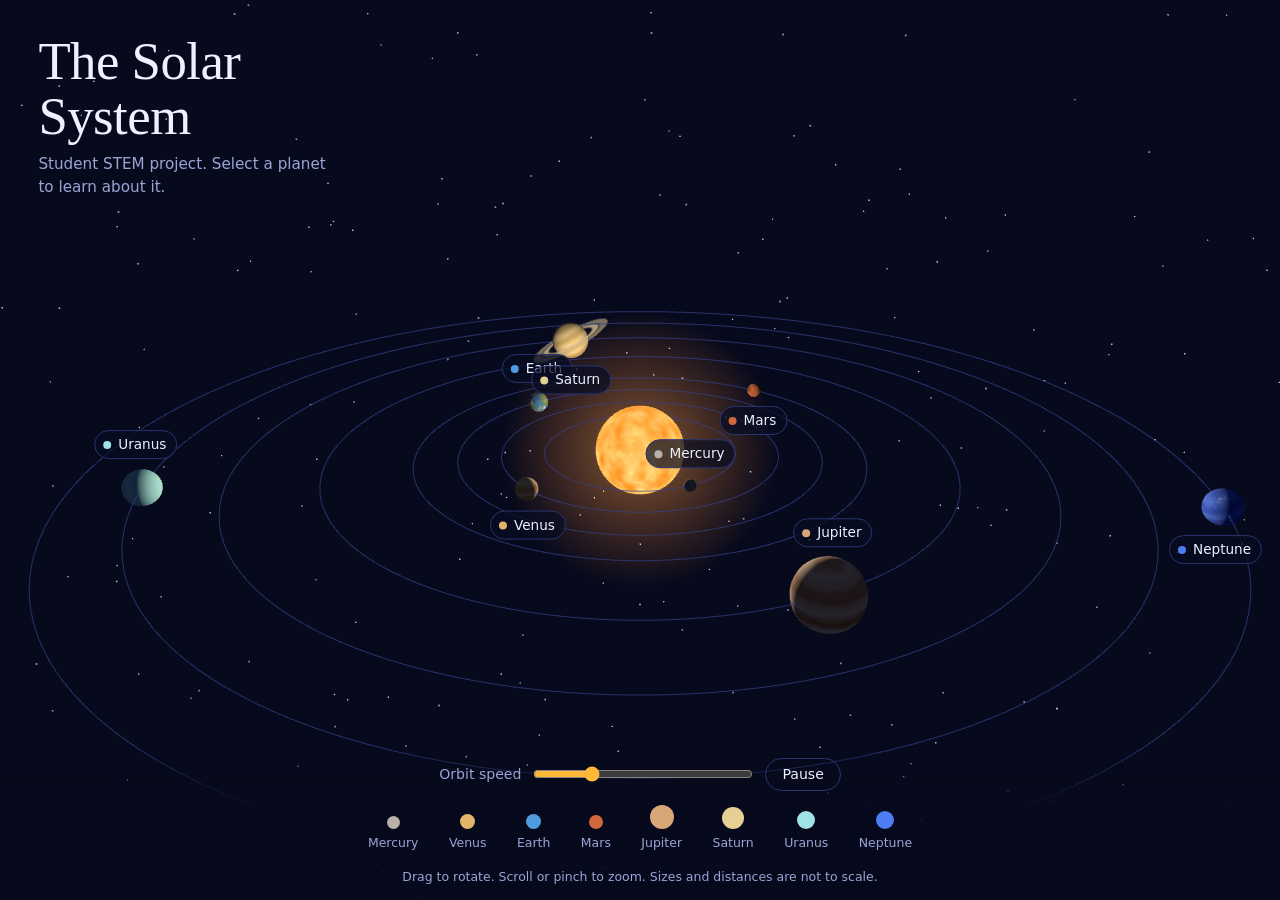
<file: solar/index.html>
<!DOCTYPE html>
<html lang="en"><head><meta charset="UTF-8"><meta name="viewport" content="width=device-width,initial-scale=1">
<title>Solar System – student STEM project</title><link rel="icon" href="data:image/svg+xml,%3Csvg xmlns='http://www.w3.org/2000/svg' viewBox='0 0 32 32'%3E%3Ccircle cx='16' cy='16' r='9' fill='%23ffb938'/%3E%3C/svg%3E"><link rel="stylesheet" href="style.css"></head>
<body class="home">
<div id="stage" class="stage full" role="img" aria-label="3D model of the solar system. Drag to rotate, scroll to zoom, select a planet to open its page."></div>
<div id="labels" class="labels"></div>
<header class="title"><h1>The Solar System</h1><p>Student STEM project. Select a planet to learn about it.</p></header>
<footer class="dock">
 <div class="ctrl"><label for="speed">Orbit speed</label><input id="speed" type="range" min="0" max="4" step="0.1" value="1"><button id="pause" type="button">Pause</button></div>
 <nav class="strip" aria-label="All planets"><a href="mercury.html"  style="--dot:#b9b2a8;--s:13px"><i></i><span>Mercury</span></a><a href="venus.html"  style="--dot:#e3b56a;--s:15px"><i></i><span>Venus</span></a><a href="earth.html"  style="--dot:#4f9be0;--s:15px"><i></i><span>Earth</span></a><a href="mars.html"  style="--dot:#d1673b;--s:14px"><i></i><span>Mars</span></a><a href="jupiter.html"  style="--dot:#d8a778;--s:24px"><i></i><span>Jupiter</span></a><a href="saturn.html"  style="--dot:#e6cf94;--s:22px"><i></i><span>Saturn</span></a><a href="uranus.html"  style="--dot:#9fe3e8;--s:18px"><i></i><span>Uranus</span></a><a href="neptune.html"  style="--dot:#4e7cf2;--s:18px"><i></i><span>Neptune</span></a></nav>
 <p class="hint">Drag to rotate. Scroll or pinch to zoom. Sizes and distances are not to scale.</p>
</footer>
<script src="js/home.js"></script></body></html>
</file>
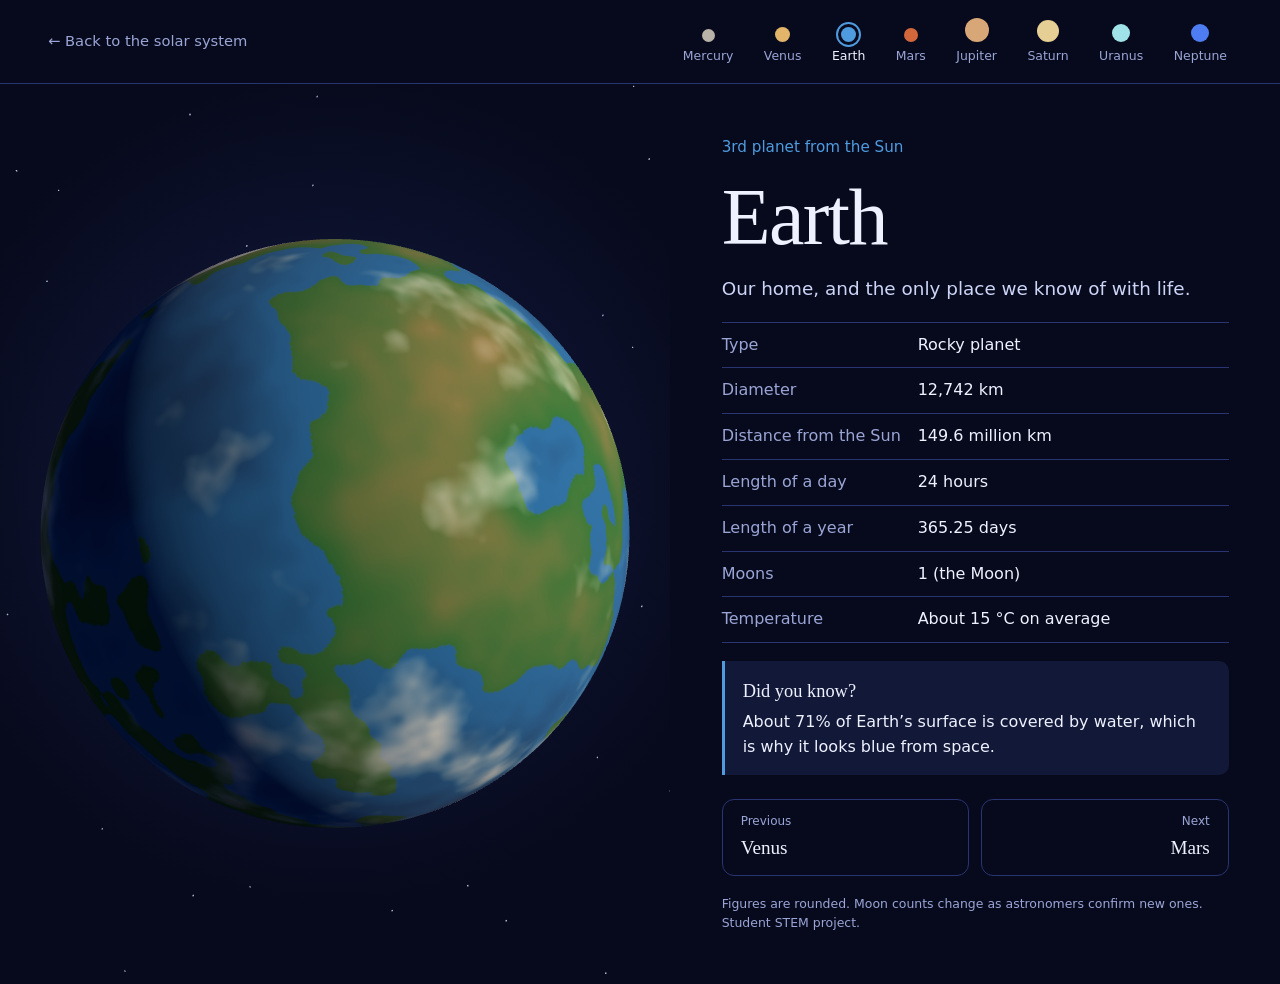
<file: solar/earth.html>
<!DOCTYPE html>
<html lang="en"><head><meta charset="UTF-8"><meta name="viewport" content="width=device-width,initial-scale=1">
<title>Earth – Solar System, student STEM project</title><link rel="icon" href="data:image/svg+xml,%3Csvg xmlns='http://www.w3.org/2000/svg' viewBox='0 0 32 32'%3E%3Ccircle cx='16' cy='16' r='9' fill='%23ffb938'/%3E%3C/svg%3E"><link rel="stylesheet" href="style.css"></head>
<body class="planet" data-planet="earth" style="--accent:#4f9be0">
<header class="top"><a class="back" href="index.html">Back to the solar system</a><nav class="strip" aria-label="All planets"><a href="mercury.html"  style="--dot:#b9b2a8;--s:13px"><i></i><span>Mercury</span></a><a href="venus.html"  style="--dot:#e3b56a;--s:15px"><i></i><span>Venus</span></a><a href="earth.html" aria-current="page" style="--dot:#4f9be0;--s:15px"><i></i><span>Earth</span></a><a href="mars.html"  style="--dot:#d1673b;--s:14px"><i></i><span>Mars</span></a><a href="jupiter.html"  style="--dot:#d8a778;--s:24px"><i></i><span>Jupiter</span></a><a href="saturn.html"  style="--dot:#e6cf94;--s:22px"><i></i><span>Saturn</span></a><a href="uranus.html"  style="--dot:#9fe3e8;--s:18px"><i></i><span>Uranus</span></a><a href="neptune.html"  style="--dot:#4e7cf2;--s:18px"><i></i><span>Neptune</span></a></nav></header>
<main class="layout">
 <div id="stage" class="stage" role="img" aria-label="Rotating 3D model of Earth. Drag to turn it."><noscript>Turn on JavaScript to see the 3D model.</noscript></div>
 <article class="info">
  <p class="rank">3rd planet from the Sun</p>
  <h1>Earth</h1>
  <p class="lead">Our home, and the only place we know of with life.</p>
  <dl class="facts"><div><dt>Type</dt><dd>Rocky planet</dd></div><div><dt>Diameter</dt><dd>12,742 km</dd></div><div><dt>Distance from the Sun</dt><dd>149.6 million km</dd></div><div><dt>Length of a day</dt><dd>24 hours</dd></div><div><dt>Length of a year</dt><dd>365.25 days</dd></div><div><dt>Moons</dt><dd>1 (the Moon)</dd></div><div><dt>Temperature</dt><dd>About 15 °C on average</dd></div></dl>
  <section class="fun"><h2>Did you know?</h2><p>About 71% of Earth’s surface is covered by water, which is why it looks blue from space.</p></section>
  <nav class="pager" aria-label="Previous and next planet">
   <a href="venus.html"><small>Previous</small>Venus</a>
   <a class="next" href="mars.html"><small>Next</small>Mars</a>
  </nav>
  <p class="note">Figures are rounded. Moon counts change as astronomers confirm new ones. Student STEM project.</p>
 </article>
</main>
<script src="js/planet.js"></script></body></html>
</file>
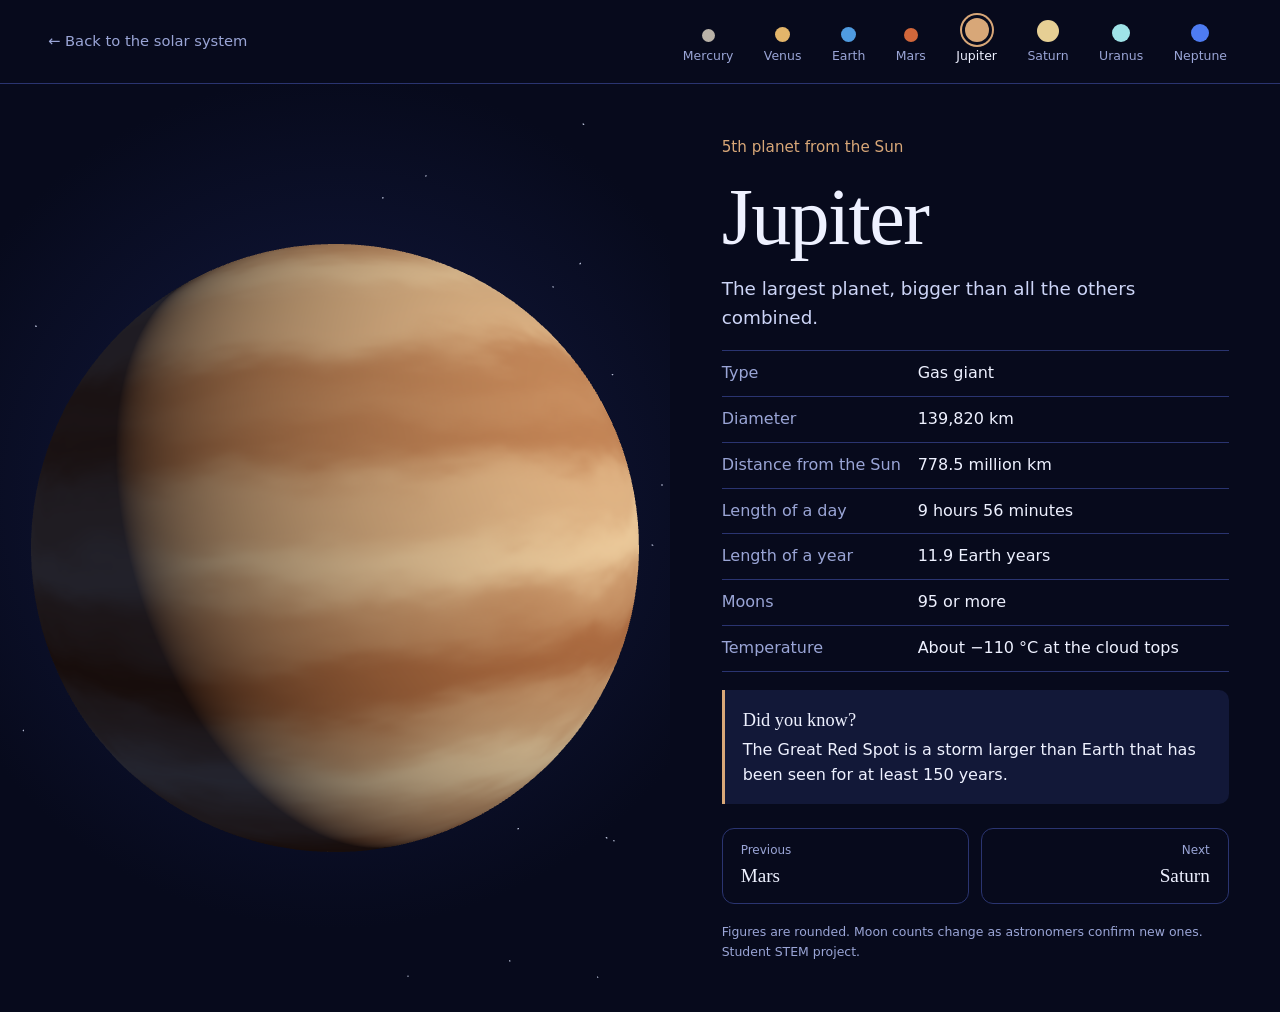
<file: solar/jupiter.html>
<!DOCTYPE html>
<html lang="en"><head><meta charset="UTF-8"><meta name="viewport" content="width=device-width,initial-scale=1">
<title>Jupiter – Solar System, student STEM project</title><link rel="icon" href="data:image/svg+xml,%3Csvg xmlns='http://www.w3.org/2000/svg' viewBox='0 0 32 32'%3E%3Ccircle cx='16' cy='16' r='9' fill='%23ffb938'/%3E%3C/svg%3E"><link rel="stylesheet" href="style.css"></head>
<body class="planet" data-planet="jupiter" style="--accent:#d8a778">
<header class="top"><a class="back" href="index.html">Back to the solar system</a><nav class="strip" aria-label="All planets"><a href="mercury.html"  style="--dot:#b9b2a8;--s:13px"><i></i><span>Mercury</span></a><a href="venus.html"  style="--dot:#e3b56a;--s:15px"><i></i><span>Venus</span></a><a href="earth.html"  style="--dot:#4f9be0;--s:15px"><i></i><span>Earth</span></a><a href="mars.html"  style="--dot:#d1673b;--s:14px"><i></i><span>Mars</span></a><a href="jupiter.html" aria-current="page" style="--dot:#d8a778;--s:24px"><i></i><span>Jupiter</span></a><a href="saturn.html"  style="--dot:#e6cf94;--s:22px"><i></i><span>Saturn</span></a><a href="uranus.html"  style="--dot:#9fe3e8;--s:18px"><i></i><span>Uranus</span></a><a href="neptune.html"  style="--dot:#4e7cf2;--s:18px"><i></i><span>Neptune</span></a></nav></header>
<main class="layout">
 <div id="stage" class="stage" role="img" aria-label="Rotating 3D model of Jupiter. Drag to turn it."><noscript>Turn on JavaScript to see the 3D model.</noscript></div>
 <article class="info">
  <p class="rank">5th planet from the Sun</p>
  <h1>Jupiter</h1>
  <p class="lead">The largest planet, bigger than all the others combined.</p>
  <dl class="facts"><div><dt>Type</dt><dd>Gas giant</dd></div><div><dt>Diameter</dt><dd>139,820 km</dd></div><div><dt>Distance from the Sun</dt><dd>778.5 million km</dd></div><div><dt>Length of a day</dt><dd>9 hours 56 minutes</dd></div><div><dt>Length of a year</dt><dd>11.9 Earth years</dd></div><div><dt>Moons</dt><dd>95 or more</dd></div><div><dt>Temperature</dt><dd>About −110 °C at the cloud tops</dd></div></dl>
  <section class="fun"><h2>Did you know?</h2><p>The Great Red Spot is a storm larger than Earth that has been seen for at least 150 years.</p></section>
  <nav class="pager" aria-label="Previous and next planet">
   <a href="mars.html"><small>Previous</small>Mars</a>
   <a class="next" href="saturn.html"><small>Next</small>Saturn</a>
  </nav>
  <p class="note">Figures are rounded. Moon counts change as astronomers confirm new ones. Student STEM project.</p>
 </article>
</main>
<script src="js/planet.js"></script></body></html>
</file>
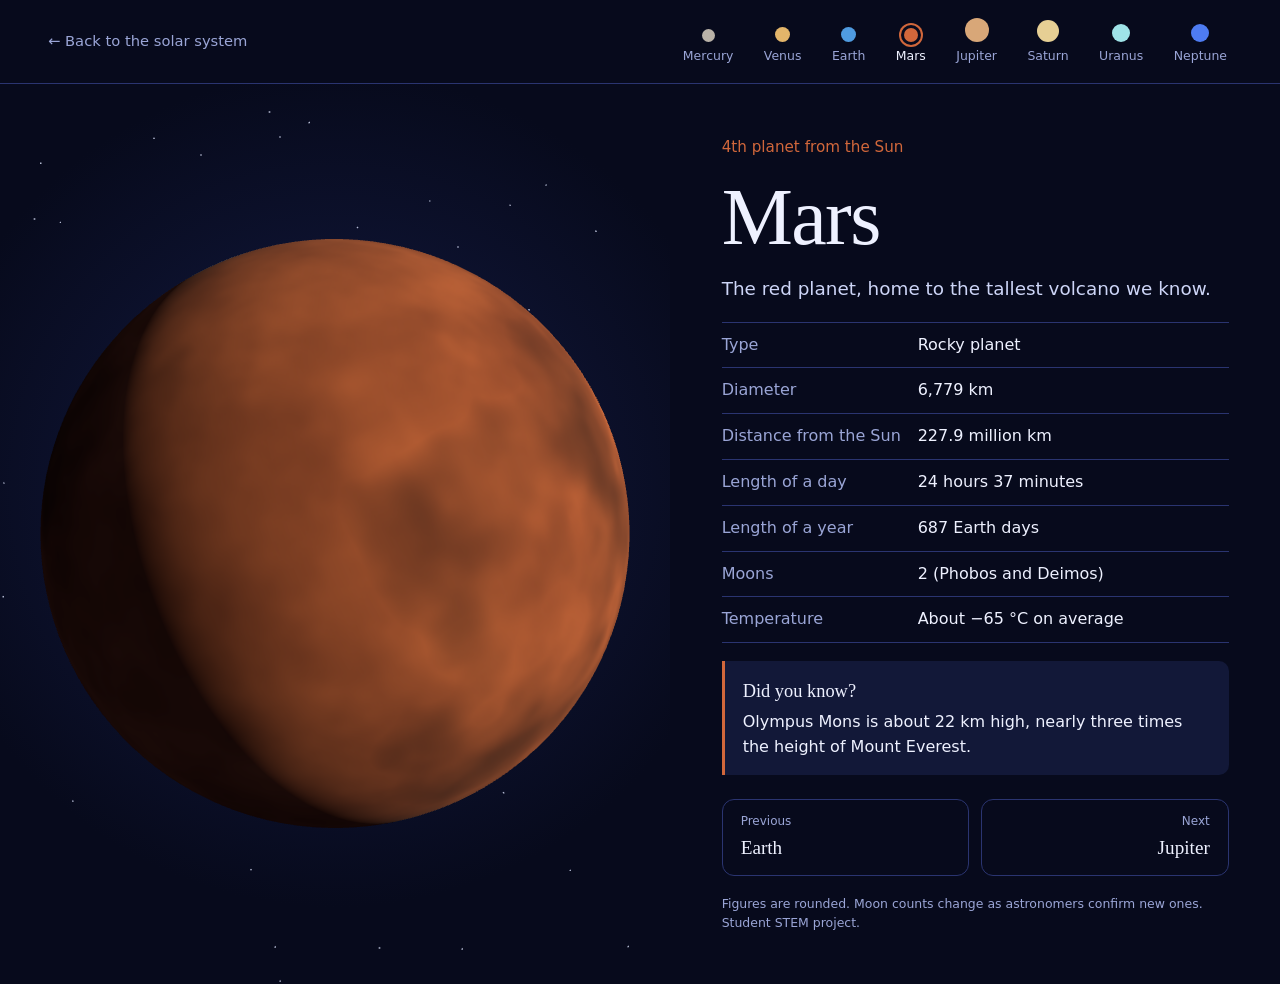
<file: solar/mars.html>
<!DOCTYPE html>
<html lang="en"><head><meta charset="UTF-8"><meta name="viewport" content="width=device-width,initial-scale=1">
<title>Mars – Solar System, student STEM project</title><link rel="icon" href="data:image/svg+xml,%3Csvg xmlns='http://www.w3.org/2000/svg' viewBox='0 0 32 32'%3E%3Ccircle cx='16' cy='16' r='9' fill='%23ffb938'/%3E%3C/svg%3E"><link rel="stylesheet" href="style.css"></head>
<body class="planet" data-planet="mars" style="--accent:#d1673b">
<header class="top"><a class="back" href="index.html">Back to the solar system</a><nav class="strip" aria-label="All planets"><a href="mercury.html"  style="--dot:#b9b2a8;--s:13px"><i></i><span>Mercury</span></a><a href="venus.html"  style="--dot:#e3b56a;--s:15px"><i></i><span>Venus</span></a><a href="earth.html"  style="--dot:#4f9be0;--s:15px"><i></i><span>Earth</span></a><a href="mars.html" aria-current="page" style="--dot:#d1673b;--s:14px"><i></i><span>Mars</span></a><a href="jupiter.html"  style="--dot:#d8a778;--s:24px"><i></i><span>Jupiter</span></a><a href="saturn.html"  style="--dot:#e6cf94;--s:22px"><i></i><span>Saturn</span></a><a href="uranus.html"  style="--dot:#9fe3e8;--s:18px"><i></i><span>Uranus</span></a><a href="neptune.html"  style="--dot:#4e7cf2;--s:18px"><i></i><span>Neptune</span></a></nav></header>
<main class="layout">
 <div id="stage" class="stage" role="img" aria-label="Rotating 3D model of Mars. Drag to turn it."><noscript>Turn on JavaScript to see the 3D model.</noscript></div>
 <article class="info">
  <p class="rank">4th planet from the Sun</p>
  <h1>Mars</h1>
  <p class="lead">The red planet, home to the tallest volcano we know.</p>
  <dl class="facts"><div><dt>Type</dt><dd>Rocky planet</dd></div><div><dt>Diameter</dt><dd>6,779 km</dd></div><div><dt>Distance from the Sun</dt><dd>227.9 million km</dd></div><div><dt>Length of a day</dt><dd>24 hours 37 minutes</dd></div><div><dt>Length of a year</dt><dd>687 Earth days</dd></div><div><dt>Moons</dt><dd>2 (Phobos and Deimos)</dd></div><div><dt>Temperature</dt><dd>About −65 °C on average</dd></div></dl>
  <section class="fun"><h2>Did you know?</h2><p>Olympus Mons is about 22 km high, nearly three times the height of Mount Everest.</p></section>
  <nav class="pager" aria-label="Previous and next planet">
   <a href="earth.html"><small>Previous</small>Earth</a>
   <a class="next" href="jupiter.html"><small>Next</small>Jupiter</a>
  </nav>
  <p class="note">Figures are rounded. Moon counts change as astronomers confirm new ones. Student STEM project.</p>
 </article>
</main>
<script src="js/planet.js"></script></body></html>
</file>
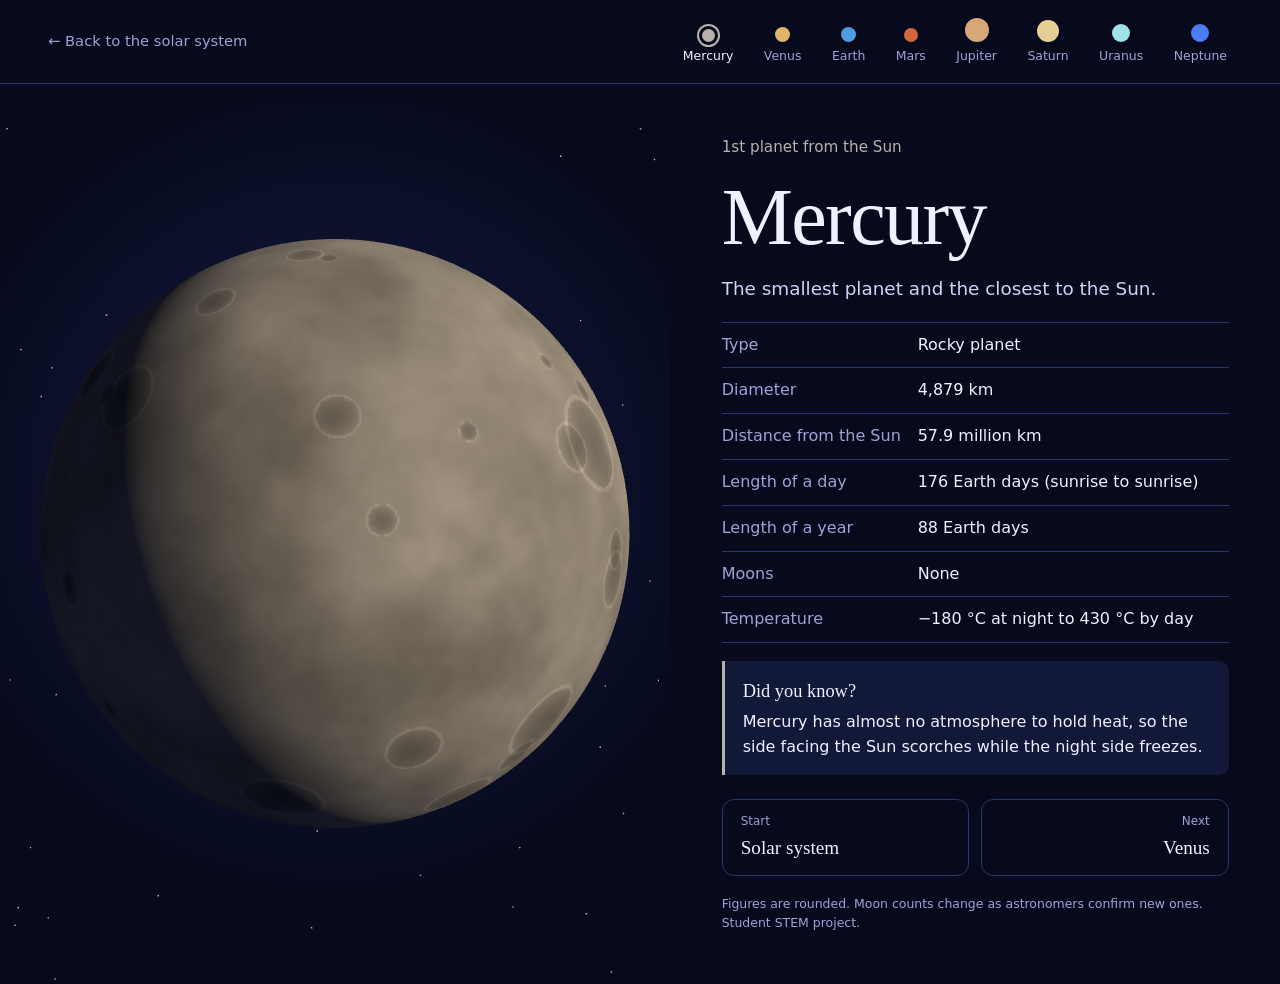
<file: solar/mercury.html>
<!DOCTYPE html>
<html lang="en"><head><meta charset="UTF-8"><meta name="viewport" content="width=device-width,initial-scale=1">
<title>Mercury – Solar System, student STEM project</title><link rel="icon" href="data:image/svg+xml,%3Csvg xmlns='http://www.w3.org/2000/svg' viewBox='0 0 32 32'%3E%3Ccircle cx='16' cy='16' r='9' fill='%23ffb938'/%3E%3C/svg%3E"><link rel="stylesheet" href="style.css"></head>
<body class="planet" data-planet="mercury" style="--accent:#b9b2a8">
<header class="top"><a class="back" href="index.html">Back to the solar system</a><nav class="strip" aria-label="All planets"><a href="mercury.html" aria-current="page" style="--dot:#b9b2a8;--s:13px"><i></i><span>Mercury</span></a><a href="venus.html"  style="--dot:#e3b56a;--s:15px"><i></i><span>Venus</span></a><a href="earth.html"  style="--dot:#4f9be0;--s:15px"><i></i><span>Earth</span></a><a href="mars.html"  style="--dot:#d1673b;--s:14px"><i></i><span>Mars</span></a><a href="jupiter.html"  style="--dot:#d8a778;--s:24px"><i></i><span>Jupiter</span></a><a href="saturn.html"  style="--dot:#e6cf94;--s:22px"><i></i><span>Saturn</span></a><a href="uranus.html"  style="--dot:#9fe3e8;--s:18px"><i></i><span>Uranus</span></a><a href="neptune.html"  style="--dot:#4e7cf2;--s:18px"><i></i><span>Neptune</span></a></nav></header>
<main class="layout">
 <div id="stage" class="stage" role="img" aria-label="Rotating 3D model of Mercury. Drag to turn it."><noscript>Turn on JavaScript to see the 3D model.</noscript></div>
 <article class="info">
  <p class="rank">1st planet from the Sun</p>
  <h1>Mercury</h1>
  <p class="lead">The smallest planet and the closest to the Sun.</p>
  <dl class="facts"><div><dt>Type</dt><dd>Rocky planet</dd></div><div><dt>Diameter</dt><dd>4,879 km</dd></div><div><dt>Distance from the Sun</dt><dd>57.9 million km</dd></div><div><dt>Length of a day</dt><dd>176 Earth days (sunrise to sunrise)</dd></div><div><dt>Length of a year</dt><dd>88 Earth days</dd></div><div><dt>Moons</dt><dd>None</dd></div><div><dt>Temperature</dt><dd>−180 °C at night to 430 °C by day</dd></div></dl>
  <section class="fun"><h2>Did you know?</h2><p>Mercury has almost no atmosphere to hold heat, so the side facing the Sun scorches while the night side freezes.</p></section>
  <nav class="pager" aria-label="Previous and next planet">
   <a href="index.html"><small>Start</small>Solar system</a>
   <a class="next" href="venus.html"><small>Next</small>Venus</a>
  </nav>
  <p class="note">Figures are rounded. Moon counts change as astronomers confirm new ones. Student STEM project.</p>
 </article>
</main>
<script src="js/planet.js"></script></body></html>
</file>
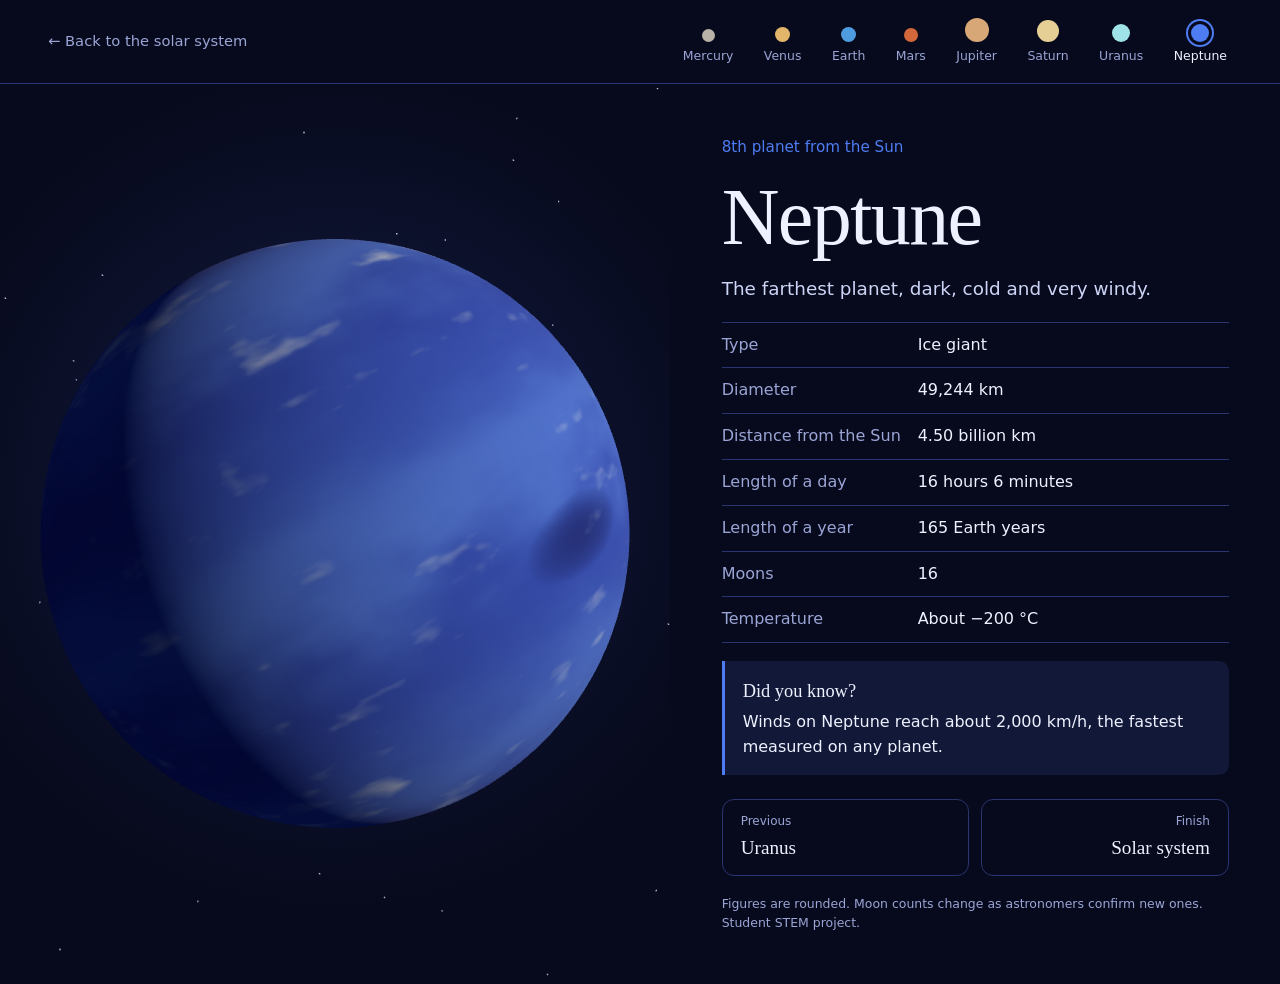
<file: solar/neptune.html>
<!DOCTYPE html>
<html lang="en"><head><meta charset="UTF-8"><meta name="viewport" content="width=device-width,initial-scale=1">
<title>Neptune – Solar System, student STEM project</title><link rel="icon" href="data:image/svg+xml,%3Csvg xmlns='http://www.w3.org/2000/svg' viewBox='0 0 32 32'%3E%3Ccircle cx='16' cy='16' r='9' fill='%23ffb938'/%3E%3C/svg%3E"><link rel="stylesheet" href="style.css"></head>
<body class="planet" data-planet="neptune" style="--accent:#4e7cf2">
<header class="top"><a class="back" href="index.html">Back to the solar system</a><nav class="strip" aria-label="All planets"><a href="mercury.html"  style="--dot:#b9b2a8;--s:13px"><i></i><span>Mercury</span></a><a href="venus.html"  style="--dot:#e3b56a;--s:15px"><i></i><span>Venus</span></a><a href="earth.html"  style="--dot:#4f9be0;--s:15px"><i></i><span>Earth</span></a><a href="mars.html"  style="--dot:#d1673b;--s:14px"><i></i><span>Mars</span></a><a href="jupiter.html"  style="--dot:#d8a778;--s:24px"><i></i><span>Jupiter</span></a><a href="saturn.html"  style="--dot:#e6cf94;--s:22px"><i></i><span>Saturn</span></a><a href="uranus.html"  style="--dot:#9fe3e8;--s:18px"><i></i><span>Uranus</span></a><a href="neptune.html" aria-current="page" style="--dot:#4e7cf2;--s:18px"><i></i><span>Neptune</span></a></nav></header>
<main class="layout">
 <div id="stage" class="stage" role="img" aria-label="Rotating 3D model of Neptune. Drag to turn it."><noscript>Turn on JavaScript to see the 3D model.</noscript></div>
 <article class="info">
  <p class="rank">8th planet from the Sun</p>
  <h1>Neptune</h1>
  <p class="lead">The farthest planet, dark, cold and very windy.</p>
  <dl class="facts"><div><dt>Type</dt><dd>Ice giant</dd></div><div><dt>Diameter</dt><dd>49,244 km</dd></div><div><dt>Distance from the Sun</dt><dd>4.50 billion km</dd></div><div><dt>Length of a day</dt><dd>16 hours 6 minutes</dd></div><div><dt>Length of a year</dt><dd>165 Earth years</dd></div><div><dt>Moons</dt><dd>16</dd></div><div><dt>Temperature</dt><dd>About −200 °C</dd></div></dl>
  <section class="fun"><h2>Did you know?</h2><p>Winds on Neptune reach about 2,000 km/h, the fastest measured on any planet.</p></section>
  <nav class="pager" aria-label="Previous and next planet">
   <a href="uranus.html"><small>Previous</small>Uranus</a>
   <a class="next" href="index.html"><small>Finish</small>Solar system</a>
  </nav>
  <p class="note">Figures are rounded. Moon counts change as astronomers confirm new ones. Student STEM project.</p>
 </article>
</main>
<script src="js/planet.js"></script></body></html>
</file>
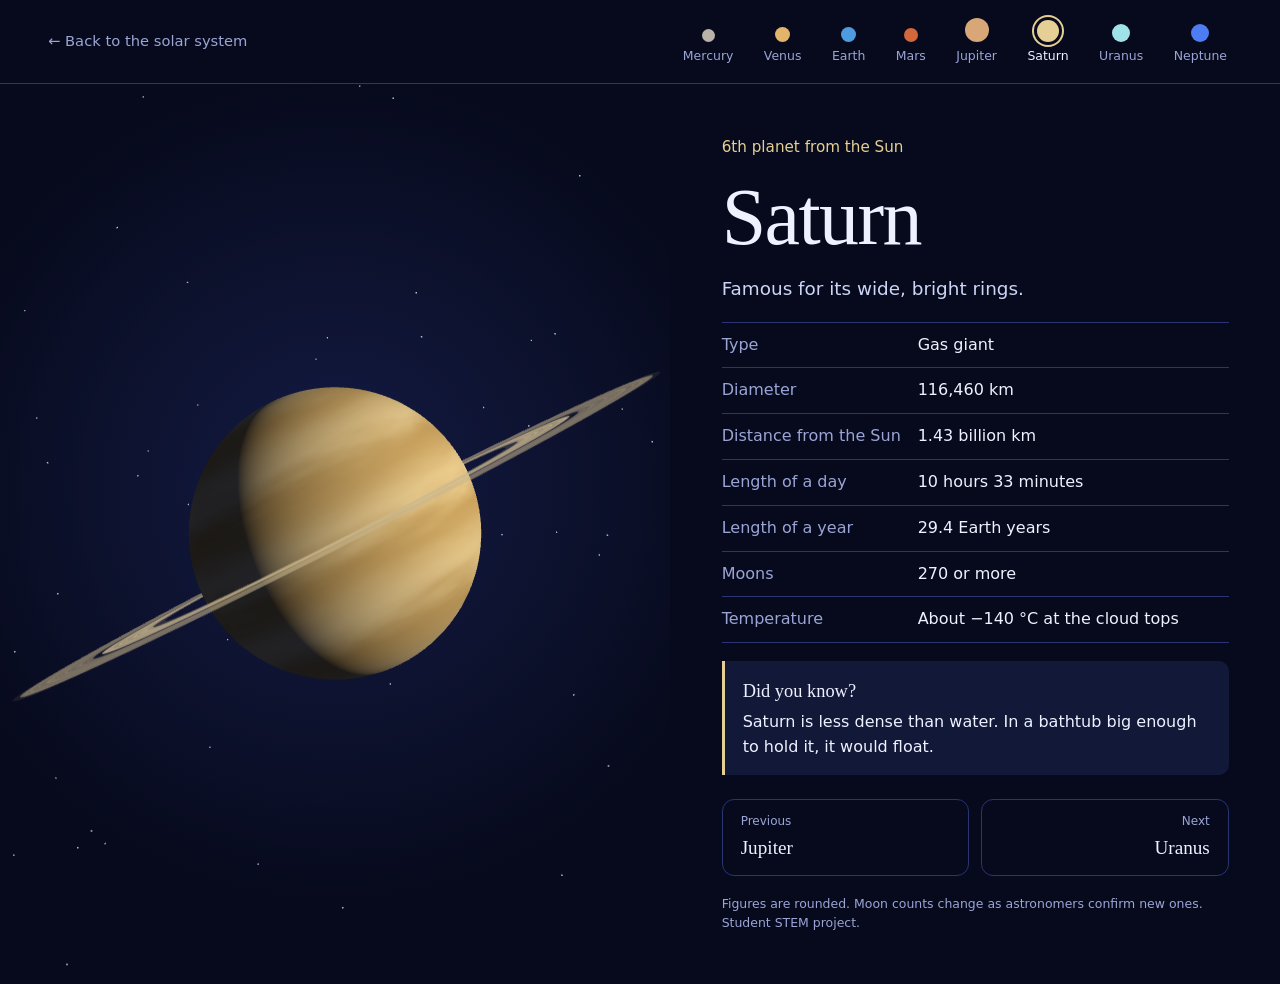
<file: solar/saturn.html>
<!DOCTYPE html>
<html lang="en"><head><meta charset="UTF-8"><meta name="viewport" content="width=device-width,initial-scale=1">
<title>Saturn – Solar System, student STEM project</title><link rel="icon" href="data:image/svg+xml,%3Csvg xmlns='http://www.w3.org/2000/svg' viewBox='0 0 32 32'%3E%3Ccircle cx='16' cy='16' r='9' fill='%23ffb938'/%3E%3C/svg%3E"><link rel="stylesheet" href="style.css"></head>
<body class="planet" data-planet="saturn" style="--accent:#e6cf94">
<header class="top"><a class="back" href="index.html">Back to the solar system</a><nav class="strip" aria-label="All planets"><a href="mercury.html"  style="--dot:#b9b2a8;--s:13px"><i></i><span>Mercury</span></a><a href="venus.html"  style="--dot:#e3b56a;--s:15px"><i></i><span>Venus</span></a><a href="earth.html"  style="--dot:#4f9be0;--s:15px"><i></i><span>Earth</span></a><a href="mars.html"  style="--dot:#d1673b;--s:14px"><i></i><span>Mars</span></a><a href="jupiter.html"  style="--dot:#d8a778;--s:24px"><i></i><span>Jupiter</span></a><a href="saturn.html" aria-current="page" style="--dot:#e6cf94;--s:22px"><i></i><span>Saturn</span></a><a href="uranus.html"  style="--dot:#9fe3e8;--s:18px"><i></i><span>Uranus</span></a><a href="neptune.html"  style="--dot:#4e7cf2;--s:18px"><i></i><span>Neptune</span></a></nav></header>
<main class="layout">
 <div id="stage" class="stage" role="img" aria-label="Rotating 3D model of Saturn. Drag to turn it."><noscript>Turn on JavaScript to see the 3D model.</noscript></div>
 <article class="info">
  <p class="rank">6th planet from the Sun</p>
  <h1>Saturn</h1>
  <p class="lead">Famous for its wide, bright rings.</p>
  <dl class="facts"><div><dt>Type</dt><dd>Gas giant</dd></div><div><dt>Diameter</dt><dd>116,460 km</dd></div><div><dt>Distance from the Sun</dt><dd>1.43 billion km</dd></div><div><dt>Length of a day</dt><dd>10 hours 33 minutes</dd></div><div><dt>Length of a year</dt><dd>29.4 Earth years</dd></div><div><dt>Moons</dt><dd>270 or more</dd></div><div><dt>Temperature</dt><dd>About −140 °C at the cloud tops</dd></div></dl>
  <section class="fun"><h2>Did you know?</h2><p>Saturn is less dense than water. In a bathtub big enough to hold it, it would float.</p></section>
  <nav class="pager" aria-label="Previous and next planet">
   <a href="jupiter.html"><small>Previous</small>Jupiter</a>
   <a class="next" href="uranus.html"><small>Next</small>Uranus</a>
  </nav>
  <p class="note">Figures are rounded. Moon counts change as astronomers confirm new ones. Student STEM project.</p>
 </article>
</main>
<script src="js/planet.js"></script></body></html>
</file>
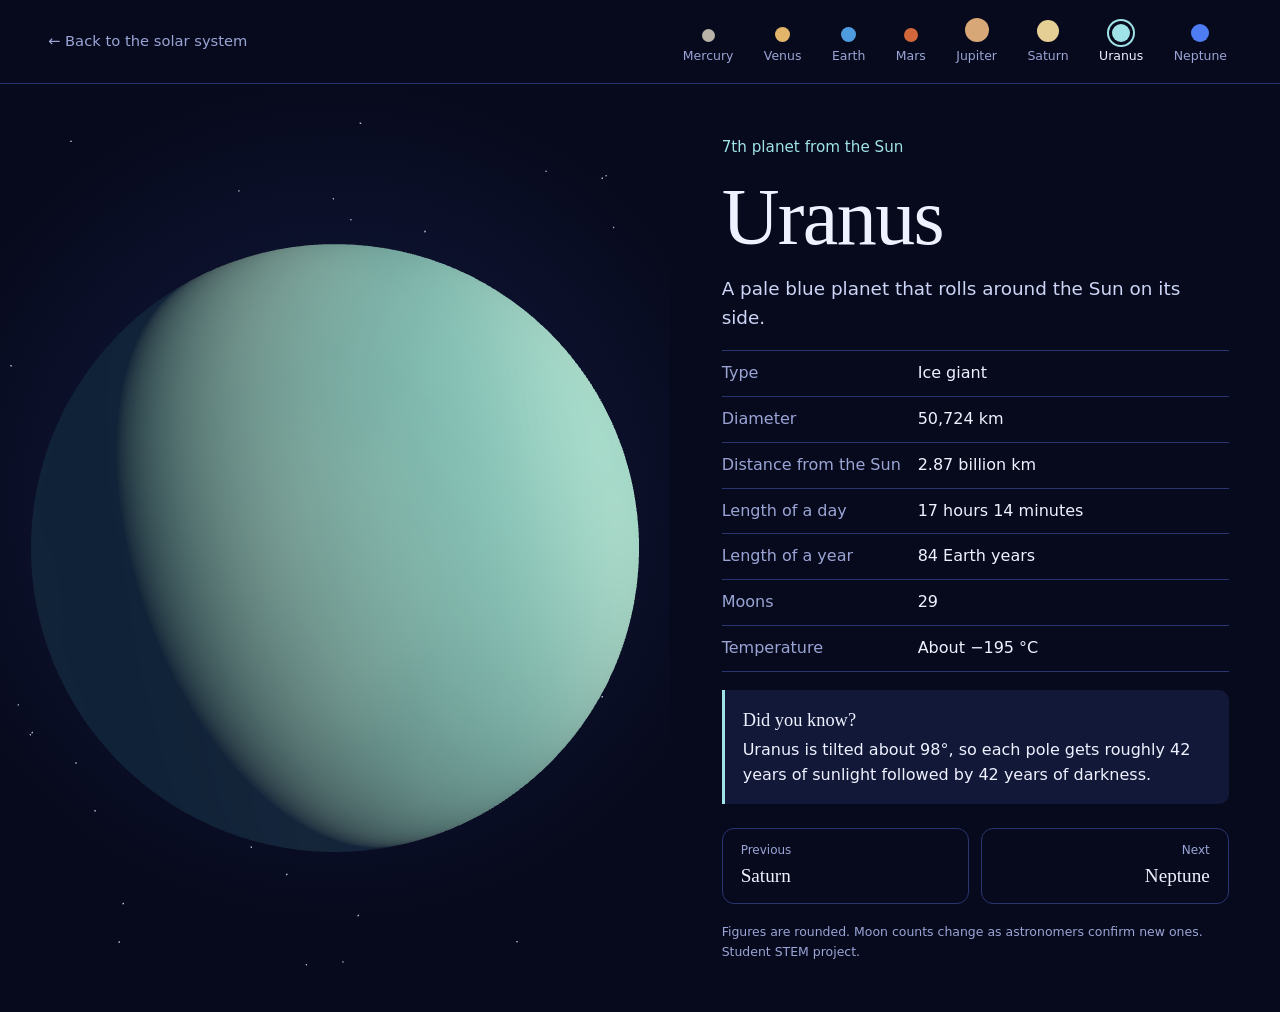
<file: solar/uranus.html>
<!DOCTYPE html>
<html lang="en"><head><meta charset="UTF-8"><meta name="viewport" content="width=device-width,initial-scale=1">
<title>Uranus – Solar System, student STEM project</title><link rel="icon" href="data:image/svg+xml,%3Csvg xmlns='http://www.w3.org/2000/svg' viewBox='0 0 32 32'%3E%3Ccircle cx='16' cy='16' r='9' fill='%23ffb938'/%3E%3C/svg%3E"><link rel="stylesheet" href="style.css"></head>
<body class="planet" data-planet="uranus" style="--accent:#9fe3e8">
<header class="top"><a class="back" href="index.html">Back to the solar system</a><nav class="strip" aria-label="All planets"><a href="mercury.html"  style="--dot:#b9b2a8;--s:13px"><i></i><span>Mercury</span></a><a href="venus.html"  style="--dot:#e3b56a;--s:15px"><i></i><span>Venus</span></a><a href="earth.html"  style="--dot:#4f9be0;--s:15px"><i></i><span>Earth</span></a><a href="mars.html"  style="--dot:#d1673b;--s:14px"><i></i><span>Mars</span></a><a href="jupiter.html"  style="--dot:#d8a778;--s:24px"><i></i><span>Jupiter</span></a><a href="saturn.html"  style="--dot:#e6cf94;--s:22px"><i></i><span>Saturn</span></a><a href="uranus.html" aria-current="page" style="--dot:#9fe3e8;--s:18px"><i></i><span>Uranus</span></a><a href="neptune.html"  style="--dot:#4e7cf2;--s:18px"><i></i><span>Neptune</span></a></nav></header>
<main class="layout">
 <div id="stage" class="stage" role="img" aria-label="Rotating 3D model of Uranus. Drag to turn it."><noscript>Turn on JavaScript to see the 3D model.</noscript></div>
 <article class="info">
  <p class="rank">7th planet from the Sun</p>
  <h1>Uranus</h1>
  <p class="lead">A pale blue planet that rolls around the Sun on its side.</p>
  <dl class="facts"><div><dt>Type</dt><dd>Ice giant</dd></div><div><dt>Diameter</dt><dd>50,724 km</dd></div><div><dt>Distance from the Sun</dt><dd>2.87 billion km</dd></div><div><dt>Length of a day</dt><dd>17 hours 14 minutes</dd></div><div><dt>Length of a year</dt><dd>84 Earth years</dd></div><div><dt>Moons</dt><dd>29</dd></div><div><dt>Temperature</dt><dd>About −195 °C</dd></div></dl>
  <section class="fun"><h2>Did you know?</h2><p>Uranus is tilted about 98°, so each pole gets roughly 42 years of sunlight followed by 42 years of darkness.</p></section>
  <nav class="pager" aria-label="Previous and next planet">
   <a href="saturn.html"><small>Previous</small>Saturn</a>
   <a class="next" href="neptune.html"><small>Next</small>Neptune</a>
  </nav>
  <p class="note">Figures are rounded. Moon counts change as astronomers confirm new ones. Student STEM project.</p>
 </article>
</main>
<script src="js/planet.js"></script></body></html>
</file>
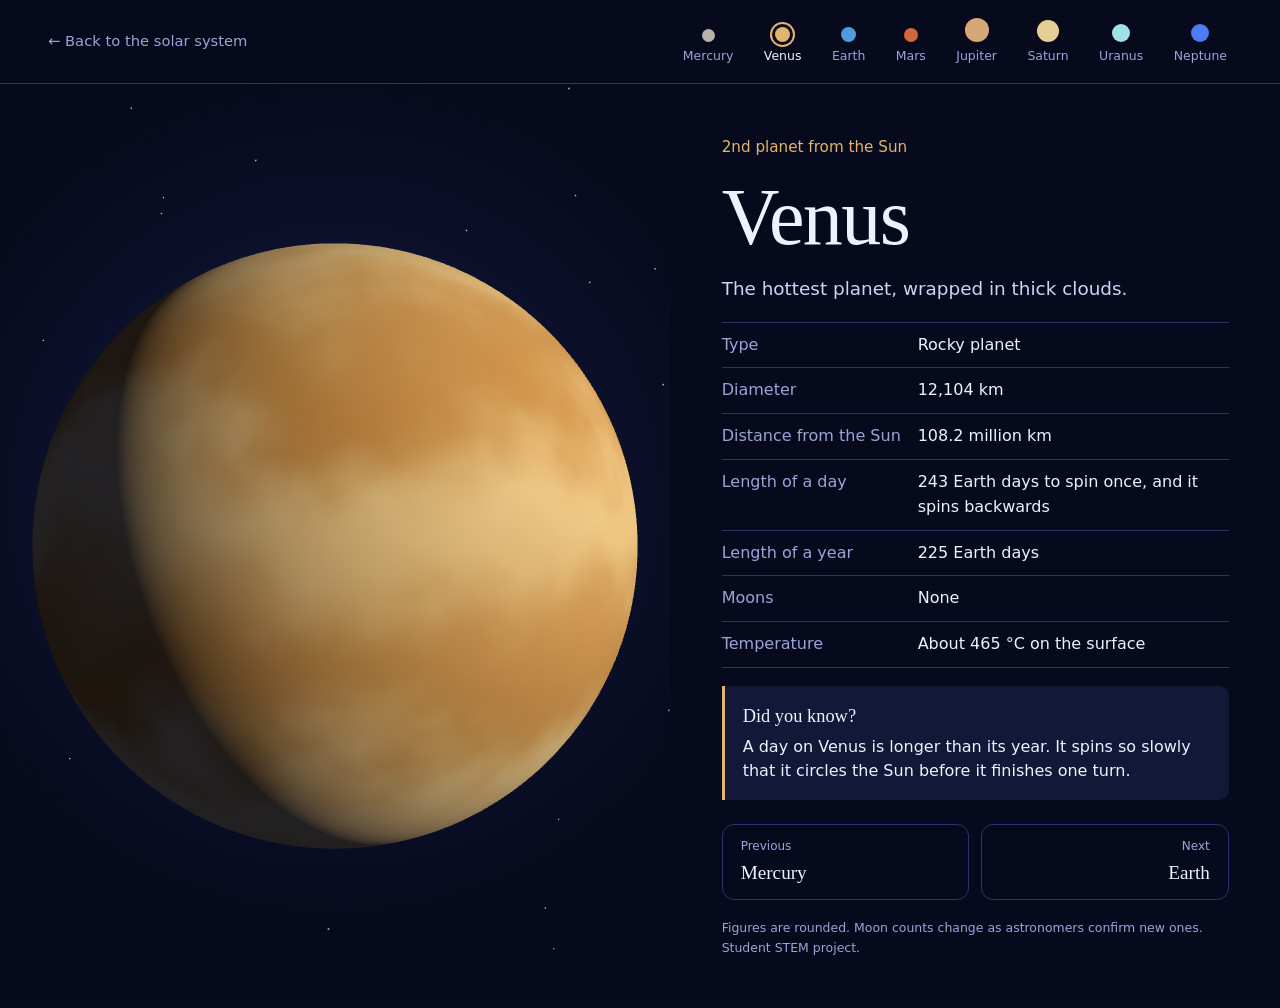
<file: solar/venus.html>
<!DOCTYPE html>
<html lang="en"><head><meta charset="UTF-8"><meta name="viewport" content="width=device-width,initial-scale=1">
<title>Venus – Solar System, student STEM project</title><link rel="icon" href="data:image/svg+xml,%3Csvg xmlns='http://www.w3.org/2000/svg' viewBox='0 0 32 32'%3E%3Ccircle cx='16' cy='16' r='9' fill='%23ffb938'/%3E%3C/svg%3E"><link rel="stylesheet" href="style.css"></head>
<body class="planet" data-planet="venus" style="--accent:#e3b56a">
<header class="top"><a class="back" href="index.html">Back to the solar system</a><nav class="strip" aria-label="All planets"><a href="mercury.html"  style="--dot:#b9b2a8;--s:13px"><i></i><span>Mercury</span></a><a href="venus.html" aria-current="page" style="--dot:#e3b56a;--s:15px"><i></i><span>Venus</span></a><a href="earth.html"  style="--dot:#4f9be0;--s:15px"><i></i><span>Earth</span></a><a href="mars.html"  style="--dot:#d1673b;--s:14px"><i></i><span>Mars</span></a><a href="jupiter.html"  style="--dot:#d8a778;--s:24px"><i></i><span>Jupiter</span></a><a href="saturn.html"  style="--dot:#e6cf94;--s:22px"><i></i><span>Saturn</span></a><a href="uranus.html"  style="--dot:#9fe3e8;--s:18px"><i></i><span>Uranus</span></a><a href="neptune.html"  style="--dot:#4e7cf2;--s:18px"><i></i><span>Neptune</span></a></nav></header>
<main class="layout">
 <div id="stage" class="stage" role="img" aria-label="Rotating 3D model of Venus. Drag to turn it."><noscript>Turn on JavaScript to see the 3D model.</noscript></div>
 <article class="info">
  <p class="rank">2nd planet from the Sun</p>
  <h1>Venus</h1>
  <p class="lead">The hottest planet, wrapped in thick clouds.</p>
  <dl class="facts"><div><dt>Type</dt><dd>Rocky planet</dd></div><div><dt>Diameter</dt><dd>12,104 km</dd></div><div><dt>Distance from the Sun</dt><dd>108.2 million km</dd></div><div><dt>Length of a day</dt><dd>243 Earth days to spin once, and it spins backwards</dd></div><div><dt>Length of a year</dt><dd>225 Earth days</dd></div><div><dt>Moons</dt><dd>None</dd></div><div><dt>Temperature</dt><dd>About 465 °C on the surface</dd></div></dl>
  <section class="fun"><h2>Did you know?</h2><p>A day on Venus is longer than its year. It spins so slowly that it circles the Sun before it finishes one turn.</p></section>
  <nav class="pager" aria-label="Previous and next planet">
   <a href="mercury.html"><small>Previous</small>Mercury</a>
   <a class="next" href="earth.html"><small>Next</small>Earth</a>
  </nav>
  <p class="note">Figures are rounded. Moon counts change as astronomers confirm new ones. Student STEM project.</p>
 </article>
</main>
<script src="js/planet.js"></script></body></html>
</file>
<file: solar/style.css>
:root{--void:#070a1c;--dusk:#121838;--line:#2a3470;--star:#eef1ff;--muted:#9aa5d6;--sun:#ffb938;--ion:#78d5ff;--accent:#ffb938;
 --serif:'Iowan Old Style','Palatino Linotype',Palatino,Georgia,serif;--sans:system-ui,-apple-system,'Segoe UI',Roboto,sans-serif}
*{box-sizing:border-box;margin:0;padding:0}
html,body{height:100%}
body{background:var(--void);color:var(--star);font-family:var(--sans);line-height:1.55}
a{color:inherit;text-decoration:none}
:focus-visible{outline:2px solid var(--ion);outline-offset:3px;border-radius:6px}
.stage canvas{display:block;width:100%;height:100%;touch-action:none;cursor:grab}

/* ---- home ---- */
body.home{overflow:hidden}
.stage.full{position:fixed;inset:0}
.labels{position:fixed;inset:0;pointer-events:none;overflow:hidden}
.tag{position:absolute;left:0;top:0;pointer-events:auto;font-size:.85rem;padding:3px 10px 3px 8px;border-radius:999px;background:rgba(9,13,34,.72);border:1px solid var(--line);white-space:nowrap;display:flex;gap:7px;align-items:center}
.tag::before{content:'';width:8px;height:8px;border-radius:50%;background:var(--dot)}
.tag:hover{border-color:var(--dot);background:rgba(20,26,60,.92)}
.title{position:fixed;left:clamp(16px,3vw,40px);top:clamp(14px,3vw,34px);max-width:30ch;pointer-events:none}
.title h1{font-family:var(--serif);font-weight:500;font-size:clamp(1.9rem,4.4vw,3.3rem);line-height:1.05;letter-spacing:-.01em}
.title p{margin-top:8px;color:var(--muted);font-size:.95rem}
.dock{position:fixed;left:0;right:0;bottom:0;padding:12px clamp(12px,3vw,40px) 14px;background:linear-gradient(transparent,rgba(7,10,28,.92) 38%);display:grid;gap:10px;justify-items:center}
.ctrl{display:flex;gap:12px;align-items:center;font-size:.88rem;color:var(--muted)}
.ctrl input{accent-color:var(--sun);width:min(220px,40vw)}
.ctrl button{background:transparent;color:var(--star);border:1px solid var(--line);border-radius:999px;padding:5px 16px;font:inherit;cursor:pointer}
.ctrl button:hover{border-color:var(--sun)}
.hint{font-size:.78rem;color:var(--muted);text-align:center}

/* ---- planet strip (used on both) ---- */
.strip{display:flex;gap:clamp(6px,1.6vw,22px);align-items:flex-end;justify-content:center;flex-wrap:wrap}
.strip a{display:grid;justify-items:center;gap:4px;font-size:.78rem;color:var(--muted);padding:4px 5px;border-radius:8px}
.strip i{width:var(--s);height:var(--s);border-radius:50%;background:var(--dot);display:block}
.strip a:hover{color:var(--star)}
.strip a[aria-current=page]{color:var(--star)}
.strip a[aria-current=page] i{box-shadow:0 0 0 3px var(--void),0 0 0 5px var(--dot)}

/* ---- planet pages ---- */
.top{display:flex;gap:16px 28px;align-items:center;justify-content:space-between;flex-wrap:wrap;padding:14px clamp(16px,4vw,48px);border-bottom:1px solid var(--line)}
.back{color:var(--muted);font-size:.92rem}.back::before{content:'\2190\00a0'}.back:hover{color:var(--star)}
.layout{display:grid;grid-template-columns:minmax(0,1.1fr) minmax(0,1fr);min-height:calc(100vh - 78px)}
body.planet{height:auto}
.stage:not(.full){position:relative;overflow:hidden;min-width:0;min-height:60vh;background:radial-gradient(circle at 50% 45%,#141b44,var(--void) 70%)}
.info{padding:clamp(22px,4vw,56px);display:flex;flex-direction:column;gap:18px;max-width:640px}
.rank{color:var(--accent);font-size:.95rem}
.info h1{font-family:var(--serif);font-weight:500;font-size:clamp(2.8rem,7vw,5rem);line-height:1;letter-spacing:-.02em}
.lead{font-size:1.15rem;color:#cdd5f7;max-width:44ch}
.facts{border-top:1px solid var(--line)}
.facts div{display:grid;grid-template-columns:11.5em 1fr;gap:12px;padding:10px 0;border-bottom:1px solid var(--line)}
.facts dt{color:var(--muted)}
.fun{background:var(--dusk);border-left:3px solid var(--accent);padding:16px 18px;border-radius:0 10px 10px 0}
.fun h2{font-family:var(--serif);font-weight:500;font-size:1.15rem;margin-bottom:4px}
.pager{display:grid;grid-template-columns:1fr 1fr;gap:12px;margin-top:6px}
.pager a{display:grid;gap:2px;padding:12px 18px;border:1px solid var(--line);border-radius:12px;min-width:0;font-family:var(--serif);font-size:1.2rem}
.pager a.next{text-align:right}
.pager small{font-family:var(--sans);font-size:.75rem;color:var(--muted)}
.pager a:hover{border-color:var(--accent)}
.note{font-size:.78rem;color:var(--muted)}

@media(max-width:820px){
 .layout{grid-template-columns:minmax(0,1fr)}.stage:not(.full){min-height:52vh}
 .facts div{grid-template-columns:1fr;gap:0}
 .labels{display:none}.title p{display:none}.strip a{font-size:.68rem;padding:3px 2px}
 .hint{display:none}
}
@media(prefers-reduced-motion:reduce){*{scroll-behavior:auto!important}}

.stage:not(.full) canvas{position:absolute;inset:0}
</file>
